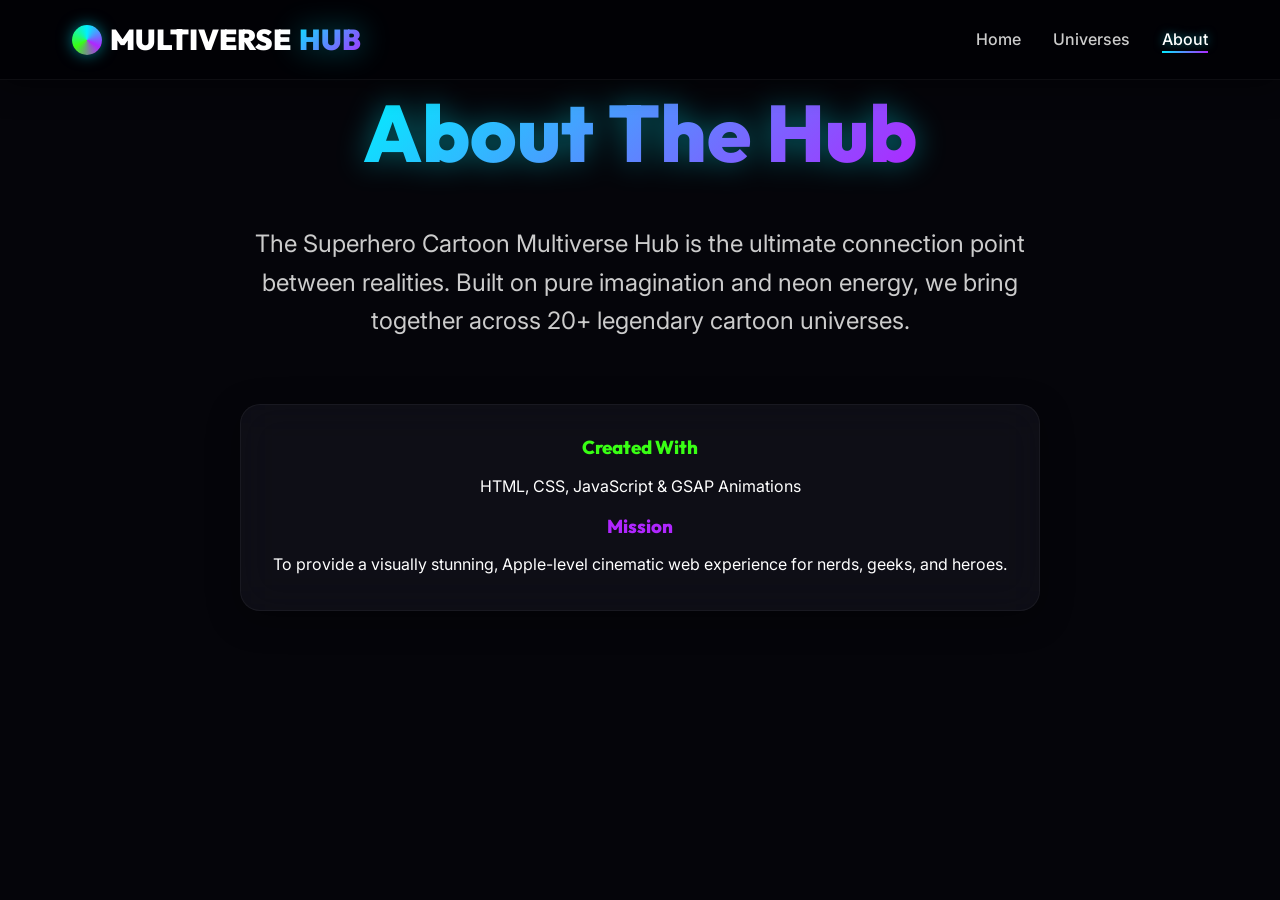
<file: ominiverse/about.html>
<!DOCTYPE html>
<html lang="en">
<head>
    <meta charset="UTF-8">
    <meta name="viewport" content="width=device-width, initial-scale=1.0">
    <title>About - Multiverse Hub</title>
    <link rel="stylesheet" href="css/style.css">
</head>
<body>
    <nav id="navbar" class="navbar scrolled">
        <div class="container nav-container">
            <a href="index.html" class="logo">
                <div class="logo-portal"></div>
                MULTIVERSE <span class="title-glow">HUB</span>
            </a>
            <ul id="nav-links" class="nav-links">
                <li><a href="index.html">Home</a></li>
                <li><a href="hub.html">Universes</a></li>
                <li><a href="about.html" class="active">About</a></li>
            </ul>
        </div>
    </nav>
    <section class="hero" style="min-height: 80vh;">
        <div class="container fade-up" style="text-align: center;">
            <h1 class="title-glow" style="font-size: 5rem;">About The Hub</h1>
            <p style="font-size: 1.5rem; max-width: 800px; margin: 2rem auto; color: #ccc;">The Superhero Cartoon Multiverse Hub is the ultimate connection point between realities. Built on pure imagination and neon energy, we bring together across 20+ legendary cartoon universes.</p>
            <div class="glass-card" style="display:inline-block; margin-top:2rem;">
                <h3 style="color:var(--neon-green);">Created With</h3>
                <p>HTML, CSS, JavaScript & GSAP Animations</p>
                <h3 style="color:var(--neon-purple); margin-top:1rem;">Mission</h3>
                <p>To provide a visually stunning, Apple-level cinematic web experience for nerds, geeks, and heroes.</p>
            </div>
        </div>
    </section>
</body>
</html>
</file>
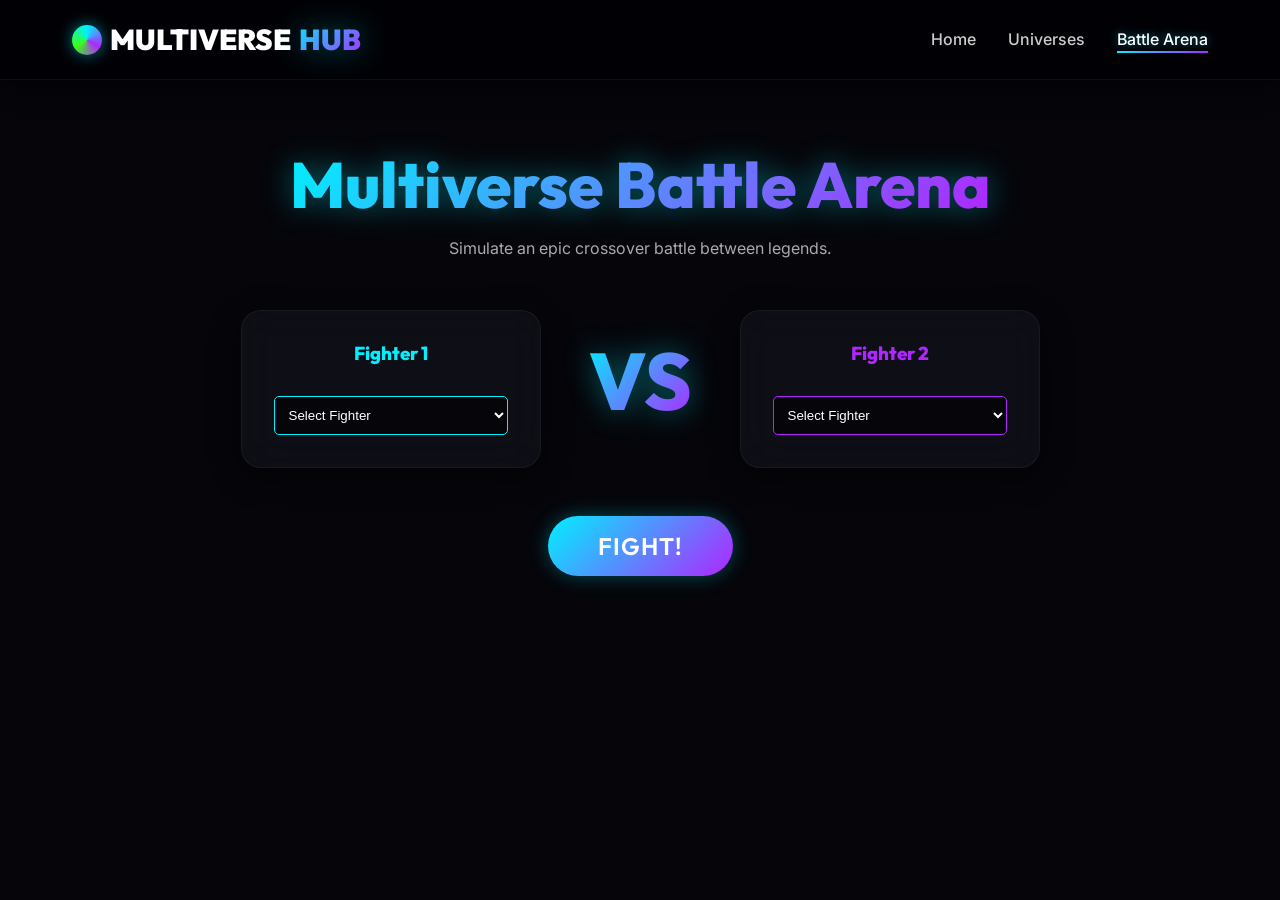
<file: ominiverse/arena.html>
<!DOCTYPE html>
<html lang="en">
<head>
    <meta charset="UTF-8">
    <meta name="viewport" content="width=device-width, initial-scale=1.0">
    <title>Battle Arena - Multiverse Hub</title>
    <link rel="stylesheet" href="css/style.css">
</head>
<body>
    <nav id="navbar" class="navbar scrolled">
        <div class="container nav-container">
            <a href="index.html" class="logo">
                <div class="logo-portal"></div>
                MULTIVERSE <span class="title-glow">HUB</span>
            </a>
            <ul id="nav-links" class="nav-links">
                <li><a href="index.html">Home</a></li>
                <li><a href="hub.html">Universes</a></li>
                <li><a href="arena.html" class="active">Battle Arena</a></li>
            </ul>
        </div>
    </nav>

    <section style="padding-top: 150px; min-height: 100vh;">
        <div class="container" style="text-align: center;">
            <h1 class="title-glow" style="font-size: 4rem;">Multiverse Battle Arena</h1>
            <p style="color: #aaa; margin-bottom: 3rem;">Simulate an epic crossover battle between legends.</p>

            <div style="display: flex; justify-content: center; align-items: center; gap: 3rem; margin-bottom: 3rem;">
                <!-- Fighter 1 -->
                <div class="glass-card" style="width: 300px;">
                    <h3 style="color: var(--neon-blue);">Fighter 1</h3>
                    <select id="fighter1" style="width: 100%; padding: 10px; margin-top: 1rem; background: var(--bg-dark); color: white; border: 1px solid var(--neon-blue); border-radius: 5px;">
                        <option value="">Select Fighter</option>
                    </select>
                </div>

                <h1 class="title-glow" style="font-size: 5rem; color: var(--neon-red);">VS</h1>

                <!-- Fighter 2 -->
                <div class="glass-card" style="width: 300px;">
                    <h3 style="color: var(--neon-purple);">Fighter 2</h3>
                    <select id="fighter2" style="width: 100%; padding: 10px; margin-top: 1rem; background: var(--bg-dark); color: white; border: 1px solid var(--neon-purple); border-radius: 5px;">
                        <option value="">Select Fighter</option>
                    </select>
                </div>
            </div>

            <button id="battleBtn" class="btn btn-primary" style="font-size: 1.5rem; padding: 15px 50px;">FIGHT!</button>

            <div id="battleResult" style="margin-top: 3rem; font-size: 2rem; display: none;" class="glass-card">
                <h2 id="winnerText" class="title-glow" style="font-size: 3rem;"></h2>
                <p id="winnerDesc" style="color: #ccc; font-size: 1.2rem; margin-top: 1rem;"></p>
            </div>
        </div>
    </section>

    <script src="js/data.js"></script>
    <script>
        document.addEventListener('DOMContentLoaded', () => {
            const f1 = document.getElementById('fighter1');
            const f2 = document.getElementById('fighter2');
            const btn = document.getElementById('battleBtn');
            const res = document.getElementById('battleResult');
            const winTxt = document.getElementById('winnerText');
            const winDesc = document.getElementById('winnerDesc');

            let allChars = [];
            Object.values(multiverseData).forEach(u => {
                u.characters.forEach(c => allChars.push({...c, universe: u.title}));
            });

            allChars.forEach(c => {
                const opt1 = new Option(`${c.name} (${c.universe})`, c.name);
                const opt2 = new Option(`${c.name} (${c.universe})`, c.name);
                f1.add(opt1); f2.add(opt2);
            });

            btn.addEventListener('click', () => {
                if(!f1.value || !f2.value) return alert("Select two fighters!");
                if(f1.value === f2.value) return alert("Select different fighters!");
                
                res.style.display = 'block';
                winTxt.textContent = "SIMULATING BATTLE...";
                winDesc.textContent = "";
                
                const c1 = allChars.find(x => x.name === f1.value);
                const c2 = allChars.find(x => x.name === f2.value);

                setTimeout(() => {
                    const power1 = c1.powers + c1.speed + Math.random()*20;
                    const power2 = c2.powers + c2.speed + Math.random()*20;
                    const winner = power1 > power2 ? c1 : c2;
                    const loser = power1 > power2 ? c2 : c1;

                    winTxt.textContent = `${winner.name} WINS!`;
                    winDesc.textContent = `Using extreme speed and power, ${winner.name} exploited ${loser.name}'s weakness (${loser.weak}) to claim victory in the multiverse arena!`;
                }, 2000);
            });
        });
    </script>
</body>
</html>
</file>
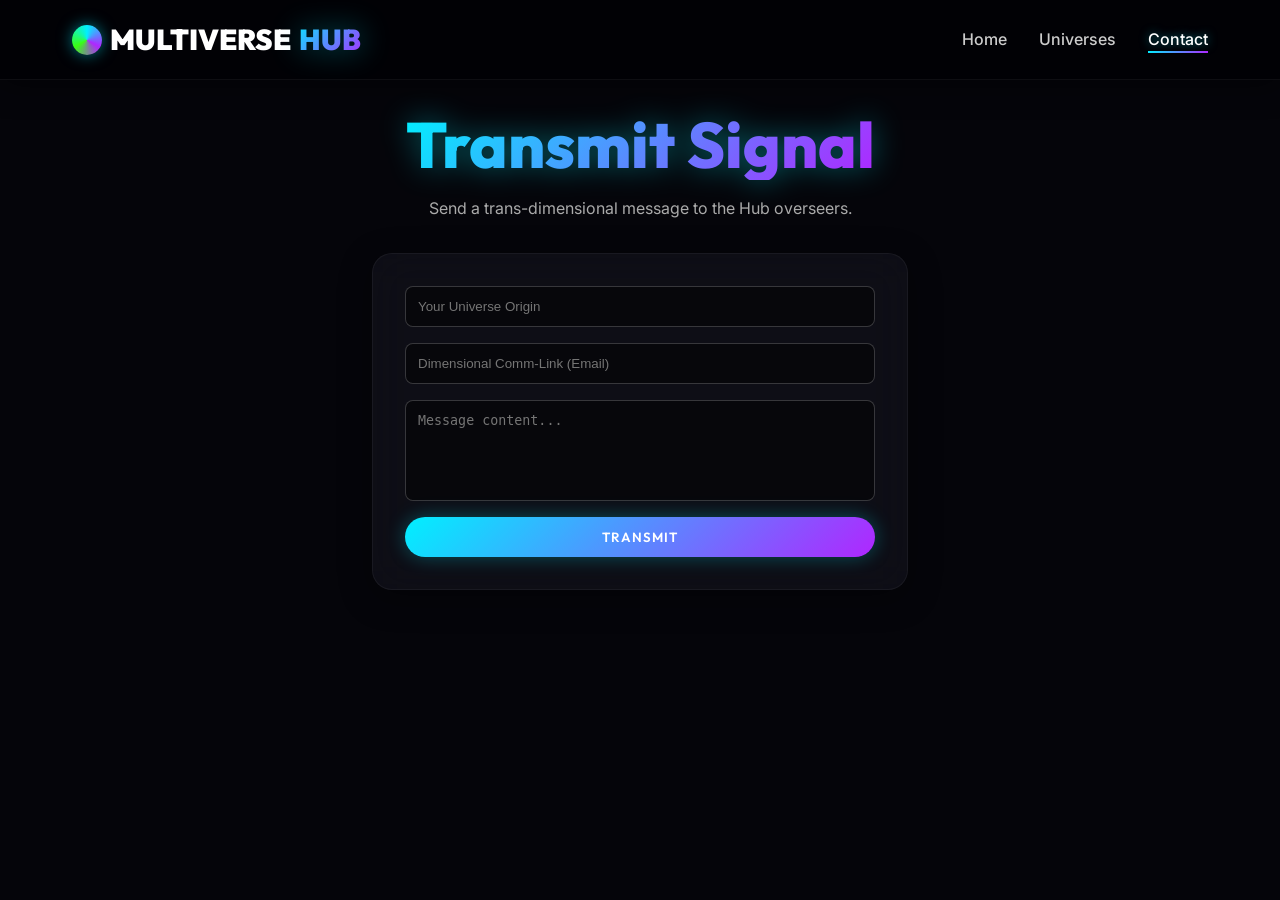
<file: ominiverse/contact.html>
<!DOCTYPE html>
<html lang="en">
<head>
    <meta charset="UTF-8">
    <meta name="viewport" content="width=device-width, initial-scale=1.0">
    <title>Contact - Multiverse Hub</title>
    <link rel="stylesheet" href="css/style.css">
</head>
<body>
    <nav id="navbar" class="navbar scrolled">
        <div class="container nav-container">
            <a href="index.html" class="logo">
                <div class="logo-portal"></div>
                MULTIVERSE <span class="title-glow">HUB</span>
            </a>
            <ul id="nav-links" class="nav-links">
                <li><a href="index.html">Home</a></li>
                <li><a href="hub.html">Universes</a></li>
                <li><a href="contact.html" class="active">Contact</a></li>
            </ul>
        </div>
    </nav>
    <section class="hero" style="min-height: 80vh; align-items: center; justify-content: center; display: flex;">
        <div class="container fade-up" style="max-width: 600px; text-align: center;">
            <h1 class="title-glow" style="font-size: 4rem;">Transmit Signal</h1>
            <p style="color: #aaa; margin-bottom: 2rem;">Send a trans-dimensional message to the Hub overseers.</p>
            <form class="glass-card" style="display: flex; flex-direction: column; gap: 1rem;">
                <input type="text" placeholder="Your Universe Origin" required style="padding: 12px; border-radius: 8px; border: 1px solid rgba(255,255,255,0.2); background: rgba(0,0,0,0.5); color: white;">
                <input type="email" placeholder="Dimensional Comm-Link (Email)" required style="padding: 12px; border-radius: 8px; border: 1px solid rgba(255,255,255,0.2); background: rgba(0,0,0,0.5); color: white;">
                <textarea rows="5" placeholder="Message content..." required style="padding: 12px; border-radius: 8px; border: 1px solid rgba(255,255,255,0.2); background: rgba(0,0,0,0.5); color: white; resize: none;"></textarea>
                <button class="btn btn-primary">Transmit</button>
            </form>
        </div>
    </section>
</body>
</html>
</file>
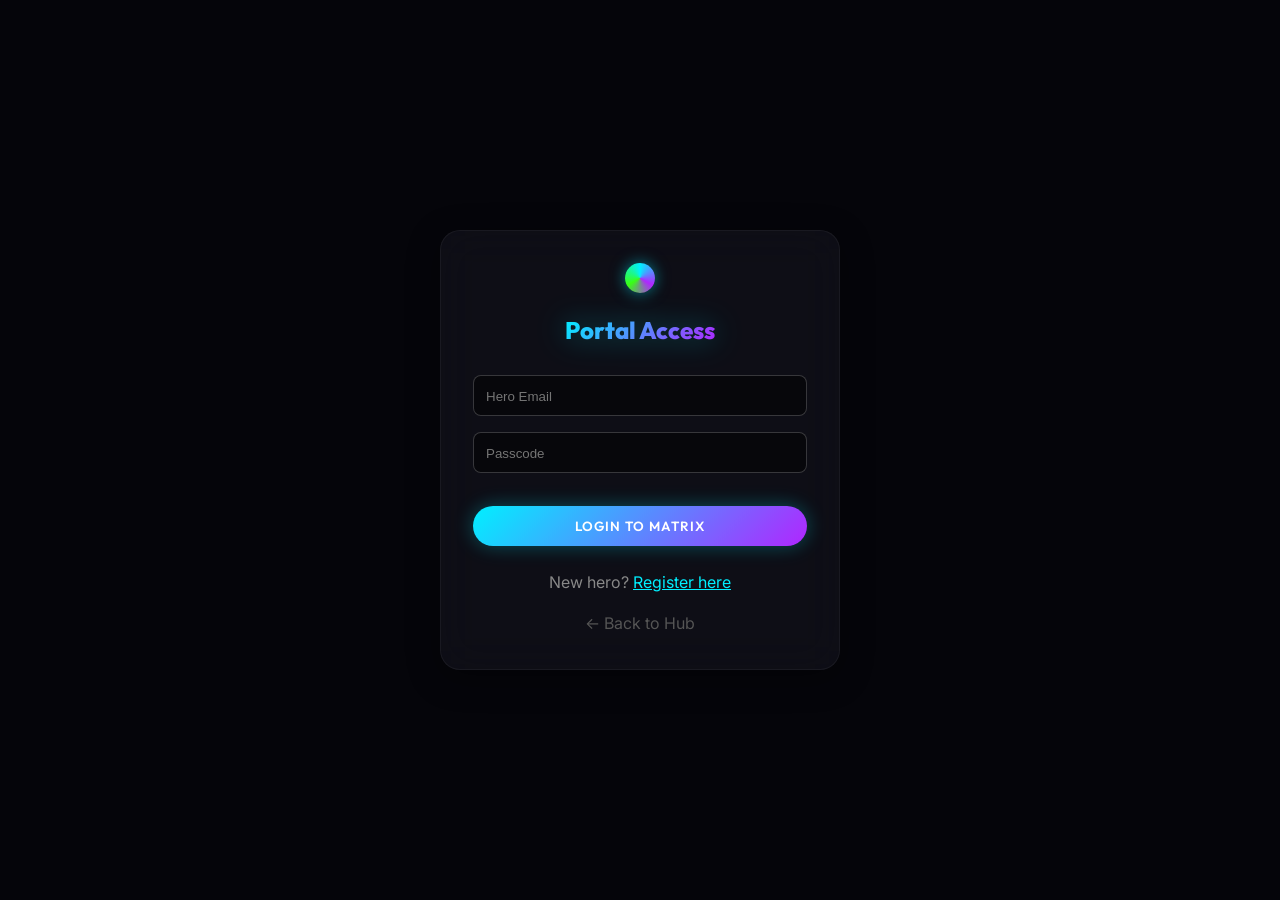
<file: ominiverse/login.html>
<!DOCTYPE html>
<html lang="en">
<head>
    <meta charset="UTF-8">
    <meta name="viewport" content="width=device-width, initial-scale=1.0">
    <title>Login - Multiverse Hub</title>
    <link rel="stylesheet" href="css/style.css">
</head>
<body style="display: flex; align-items: center; justify-content: center; min-height: 100vh;">
    
    <div class="glass-card fade-up" style="width: 100%; max-width: 400px; text-align: center;">
        <div class="logo-portal" style="margin: 0 auto 1.5rem auto;"></div>
        <h2 class="title-glow" style="margin-bottom: 2rem;">Portal Access</h2>
        <form action="profile.html">
            <input type="email" placeholder="Hero Email" required style="width: 100%; padding: 12px; margin-bottom: 1rem; background: rgba(0,0,0,0.5); border: 1px solid rgba(255,255,255,0.2); color: white; border-radius: 8px;">
            <input type="password" placeholder="Passcode" required style="width: 100%; padding: 12px; margin-bottom: 2rem; background: rgba(0,0,0,0.5); border: 1px solid rgba(255,255,255,0.2); color: white; border-radius: 8px;">
            <button type="submit" class="btn btn-primary" style="width: 100%;">Login to Matrix</button>
        </form>
        <p style="margin-top: 1.5rem; color: #888;">New hero? <a href="signup.html" style="color: var(--neon-blue);">Register here</a></p>
        <a href="index.html" style="display: block; margin-top: 1rem; color: #555; text-decoration: none;">← Back to Hub</a>
    </div>

    <script src="js/main.js"></script>
</body>
</html>
</file>
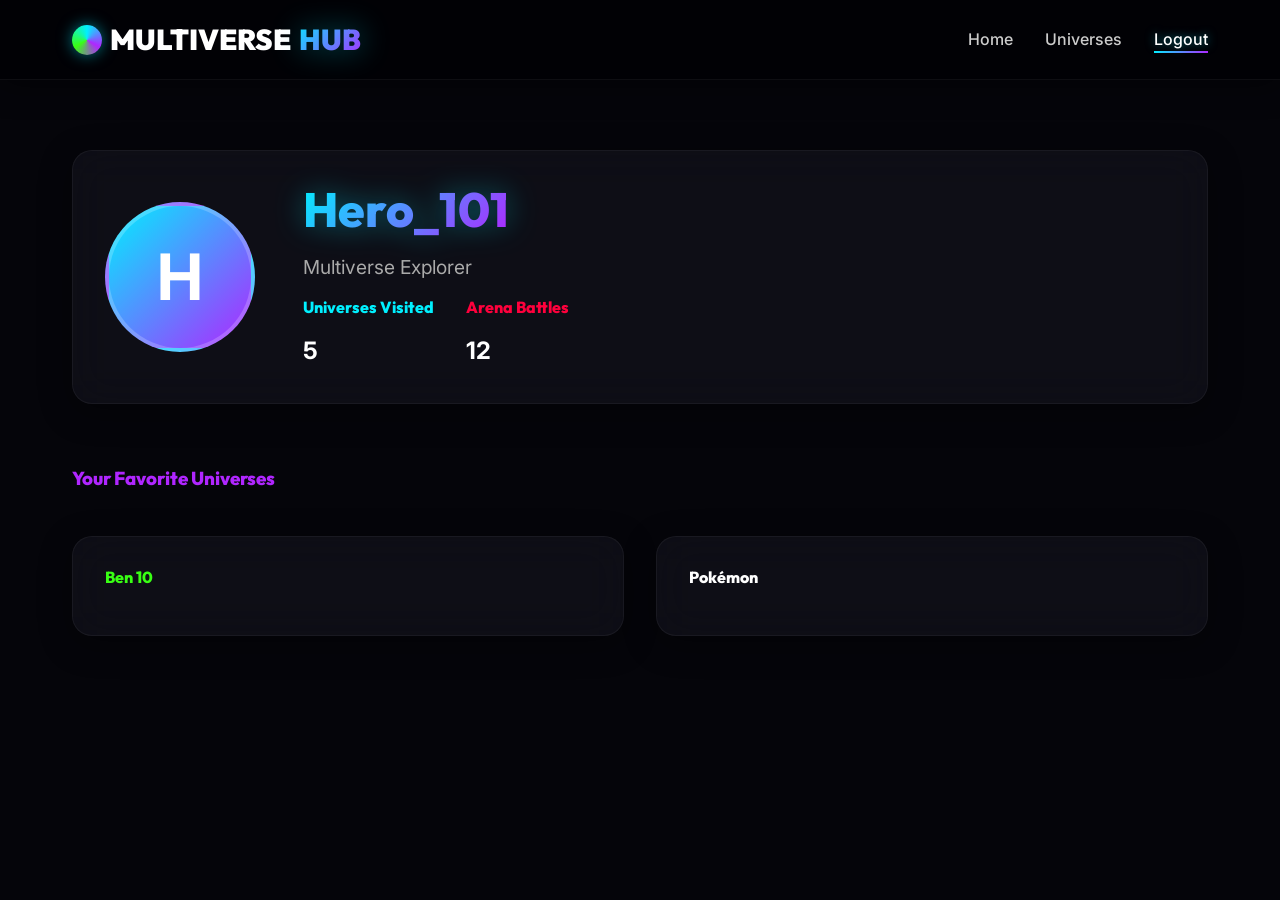
<file: ominiverse/profile.html>
<!DOCTYPE html>
<html lang="en">
<head>
    <meta charset="UTF-8">
    <meta name="viewport" content="width=device-width, initial-scale=1.0">
    <title>Profile - Multiverse Hub</title>
    <link rel="stylesheet" href="css/style.css">
</head>
<body>
    <nav id="navbar" class="navbar scrolled">
        <div class="container nav-container">
            <a href="index.html" class="logo">
                <div class="logo-portal"></div>
                MULTIVERSE <span class="title-glow">HUB</span>
            </a>
            <ul id="nav-links" class="nav-links">
                <li><a href="index.html">Home</a></li>
                <li><a href="hub.html">Universes</a></li>
                <li><a href="login.html" class="active">Logout</a></li>
            </ul>
        </div>
    </nav>

    <section style="padding-top: 150px;">
        <div class="container fade-up">
            <div class="glass-card" style="display: flex; gap: 3rem; align-items: center;">
                <div style="width: 150px; height: 150px; border-radius: 50%; background: var(--grad-primary); display: flex; align-items: center; justify-content: center; font-size: 4rem; font-weight: bold; border: 4px solid rgba(255,255,255,0.2);">
                    H
                </div>
                <div>
                    <h2 class="title-glow" style="font-size: 3rem;">Hero_101</h2>
                    <p style="color: #aaa; font-size: 1.2rem;">Multiverse Explorer</p>
                    <div style="margin-top: 1rem; display: flex; gap: 2rem;">
                        <div>
                            <h4 style="color: var(--neon-blue);">Universes Visited</h4>
                            <p style="font-size: 1.5rem; font-weight: bold;">5</p>
                        </div>
                        <div>
                            <h4 style="color: var(--neon-red);">Arena Battles</h4>
                            <p style="font-size: 1.5rem; font-weight: bold;">12</p>
                        </div>
                    </div>
                </div>
            </div>
            
            <h3 style="margin-top: 4rem; margin-bottom: 2rem; color: var(--neon-purple);">Your Favorite Universes</h3>
            <div class="grid-container">
                <!-- Static examples for profile -->
                <div class="glass-card">
                    <h4 style="color: var(--neon-green);">Ben 10</h4>
                </div>
                <div class="glass-card">
                    <h4 style="color: #FFDE00);">Pokémon</h4>
                </div>
            </div>
        </div>
    </section>
</body>
</html>
</file>
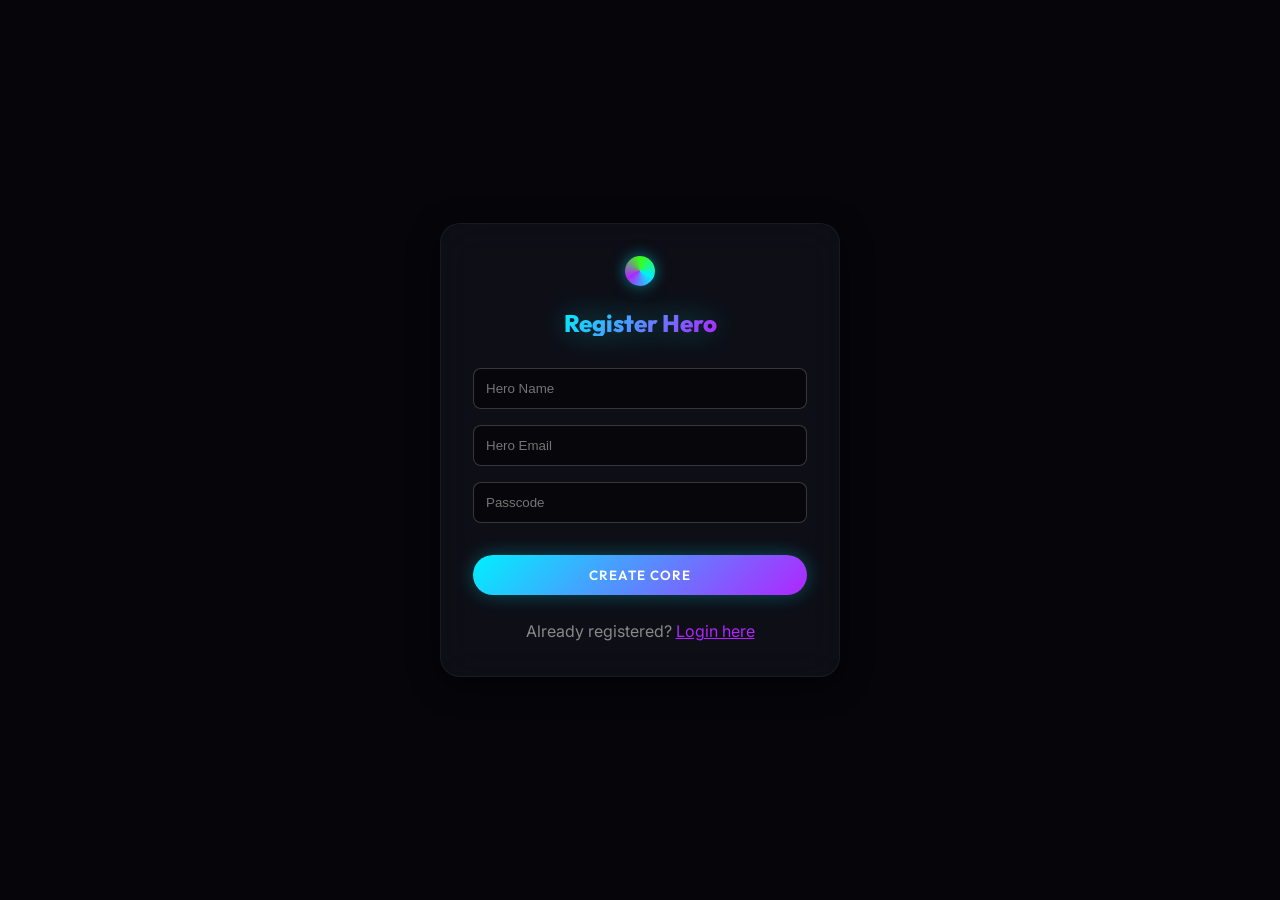
<file: ominiverse/signup.html>
<!DOCTYPE html>
<html lang="en">
<head>
    <meta charset="UTF-8">
    <meta name="viewport" content="width=device-width, initial-scale=1.0">
    <title>Sign Up - Multiverse Hub</title>
    <link rel="stylesheet" href="css/style.css">
</head>
<body style="display: flex; align-items: center; justify-content: center; min-height: 100vh;">
    <div class="glass-card fade-up" style="width: 100%; max-width: 400px; text-align: center;">
        <div class="logo-portal" style="margin: 0 auto 1.5rem auto; background: conic-gradient(from 0deg, var(--neon-green), var(--neon-blue), var(--neon-purple), var(--neon-green));"></div>
        <h2 class="title-glow" style="margin-bottom: 2rem;">Register Hero</h2>
        <form action="profile.html">
            <input type="text" placeholder="Hero Name" required style="width: 100%; padding: 12px; margin-bottom: 1rem; background: rgba(0,0,0,0.5); border: 1px solid rgba(255,255,255,0.2); color: white; border-radius: 8px;">
            <input type="email" placeholder="Hero Email" required style="width: 100%; padding: 12px; margin-bottom: 1rem; background: rgba(0,0,0,0.5); border: 1px solid rgba(255,255,255,0.2); color: white; border-radius: 8px;">
            <input type="password" placeholder="Passcode" required style="width: 100%; padding: 12px; margin-bottom: 2rem; background: rgba(0,0,0,0.5); border: 1px solid rgba(255,255,255,0.2); color: white; border-radius: 8px;">
            <button type="submit" class="btn btn-primary" style="width: 100%;">Create Core</button>
        </form>
        <p style="margin-top: 1.5rem; color: #888;">Already registered? <a href="login.html" style="color: var(--neon-purple);">Login here</a></p>
    </div>
    <script src="js/main.js"></script>
</body>
</html>
</file>
<file: ominiverse/css/style.css>
/* ==========================================================================
   SUPERHERO CARTOON MULTIVERSE HUB
   Design System & Global Styles
   ========================================================================== */

@import url('https://fonts.googleapis.com/css2?family=Outfit:wght@300;400;600;800;900&family=Inter:wght@400;500;700&display=swap');

:root {
  /* Color Palette */
  --bg-dark: #05050A;
  --bg-darker: #020205;
  --bg-card: rgba(20, 20, 30, 0.6);
  
  /* Neon Accents */
  --neon-blue: #00F0FF;
  --neon-purple: #B026FF;
  --neon-green: #39FF14;
  --neon-red: #FF003C;
  --neon-orange: #FF8A00;
  
  /* Gradients */
  --grad-primary: linear-gradient(135deg, var(--neon-blue), var(--neon-purple));
  --grad-ben10: linear-gradient(135deg, #00FF00, #003300);
  --grad-pokemon: linear-gradient(135deg, #FFDE00, #CC0000);
  
  /* Typography */
  --font-heading: 'Outfit', sans-serif;
  --font-body: 'Inter', sans-serif;

  /* Layout */
  --container-width: 1200px;
  --nav-height: 80px;

  /* Effects */
  --glass-border: 1px solid rgba(255, 255, 255, 0.05);
  --glass-shadow: 0 8px 32px 0 rgba(0, 0, 0, 0.37);
  --blur-strong: blur(20px);
}

/* ==========================================================================
   RESET & BASE
   ========================================================================== */
* {
  margin: 0;
  padding: 0;
  box-sizing: border-box;
}

html {
  scroll-behavior: smooth;
  font-size: 16px;
}

body {
  font-family: var(--font-body);
  background-color: var(--bg-dark);
  color: #FFFFFF;
  overflow-x: hidden;
  line-height: 1.6;
}

::-webkit-scrollbar {
  width: 10px;
}
::-webkit-scrollbar-track {
  background: var(--bg-darker);
}
::-webkit-scrollbar-thumb {
  background: var(--grad-primary);
  border-radius: 10px;
}

/* ==========================================================================
   TYPOGRAPHY
   ========================================================================== */
h1, h2, h3, h4, h5, h6 {
  font-family: var(--font-heading);
  font-weight: 800;
  line-height: 1.1;
  margin-bottom: 1rem;
}

.title-glow {
  background: var(--grad-primary);
  -webkit-background-clip: text;
  -webkit-text-fill-color: transparent;
  filter: drop-shadow(0 0 15px rgba(0, 240, 255, 0.4));
  display: inline-block;
}

.text-gradient {
  background: var(--grad-primary);
  -webkit-background-clip: text;
  -webkit-text-fill-color: transparent;
}

/* ==========================================================================
   UTILITIES & COMPONENTS
   ========================================================================== */
.container {
  width: 100%;
  max-width: var(--container-width);
  margin: 0 auto;
  padding: 0 2rem;
}

section {
  padding: 100px 0;
  position: relative;
  z-index: 1;
}

/* Base Cards */
.grid-container {
  display: grid;
  grid-template-columns: repeat(auto-fit, minmax(280px, 1fr));
  gap: 2rem;
  margin-top: 3rem;
}

/* Buttons */
.btn {
  display: inline-flex;
  align-items: center;
  justify-content: center;
  padding: 12px 32px;
  border-radius: 50px;
  font-family: var(--font-heading);
  font-weight: 600;
  text-transform: uppercase;
  letter-spacing: 1px;
  text-decoration: none;
  transition: all 0.3s ease;
  cursor: pointer;
  position: relative;
  overflow: hidden;
  border: none;
  z-index: 1;
}

.btn-primary {
  background: var(--grad-primary);
  color: white;
  box-shadow: 0 0 20px rgba(0, 240, 255, 0.3);
}

.btn-primary::before {
  content: '';
  position: absolute;
  top: 0; left: -100%;
  width: 100%; height: 100%;
  background: linear-gradient(90deg, transparent, rgba(255,255,255,0.2), transparent);
  transition: all 0.5s ease;
  z-index: -1;
}

.btn-primary:hover::before {
  left: 100%;
}

.btn-primary:hover {
  transform: translateY(-3px) scale(1.02);
  box-shadow: 0 10px 30px rgba(176, 38, 255, 0.5);
}

.btn-outline {
  background: transparent;
  color: white;
  border: 1px solid var(--neon-blue);
  box-shadow: 0 0 10px rgba(0, 240, 255, 0.1) inset;
}

.btn-outline:hover {
  background: rgba(0, 240, 255, 0.1);
  box-shadow: 0 0 20px rgba(0, 240, 255, 0.4) inset, 0 0 20px rgba(0, 240, 255, 0.4);
  transform: translateY(-2px);
}

/* Glass Cards */
.glass-card {
  background: var(--bg-card);
  backdrop-filter: var(--blur-strong);
  -webkit-backdrop-filter: var(--blur-strong);
  border: var(--glass-border);
  border-radius: 20px;
  padding: 2rem;
  box-shadow: var(--glass-shadow);
  transition: transform 0.4s ease, border-color 0.4s ease, box-shadow 0.4s ease;
  text-decoration: none;
  color: white;
  display: block;
}

.glass-card:hover {
  transform: translateY(-10px);
  border-color: rgba(0, 240, 255, 0.3);
  box-shadow: 0 20px 40px rgba(0, 0, 0, 0.5), 0 0 30px rgba(0, 240, 255, 0.1);
}

.universe-card-img {
  width: 100%;
  height: 200px;
  object-fit: cover;
  border-radius: 12px;
  margin-bottom: 1rem;
  transition: transform 0.4s ease;
}

.glass-card:hover .universe-card-img {
  transform: scale(1.05);
}

/* ==========================================================================
   NAVIGATION
   ========================================================================== */
.navbar {
  position: fixed;
  top: 0; left: 0; right: 0;
  height: var(--nav-height);
  display: flex;
  align-items: center;
  z-index: 1000;
  transition: all 0.4s ease;
  background: transparent;
}

.navbar.scrolled {
  background: rgba(2, 2, 5, 0.85);
  backdrop-filter: blur(15px);
  -webkit-backdrop-filter: blur(15px);
  border-bottom: 1px solid rgba(255,255,255,0.05);
  box-shadow: 0 4px 30px rgba(0,0,0,0.5);
}

.nav-container {
  display: flex;
  justify-content: space-between;
  align-items: center;
  width: 100%;
}

.logo {
  font-family: var(--font-heading);
  font-weight: 900;
  font-size: 1.8rem;
  text-decoration: none;
  color: white;
  display: flex;
  align-items: center;
  gap: 0.5rem;
}

.logo-portal {
  width: 30px;
  height: 30px;
  border-radius: 50%;
  background: conic-gradient(from 0deg, var(--neon-blue), var(--neon-purple), var(--neon-green), var(--neon-blue));
  animation: spin 4s linear infinite;
  box-shadow: 0 0 15px rgba(0, 240, 255, 0.5);
}

.nav-links {
  display: flex;
  gap: 2rem;
  list-style: none;
}

.nav-links a {
  color: #ccc;
  text-decoration: none;
  font-size: 1rem;
  font-weight: 500;
  transition: color 0.3s ease, text-shadow 0.3s ease;
  position: relative;
}

.nav-links a::after {
  content: '';
  position: absolute;
  width: 0;
  height: 2px;
  bottom: -4px;
  left: 0;
  background: var(--grad-primary);
  transition: width 0.3s ease;
}

.nav-links a:hover, .nav-links a.active {
  color: white;
  text-shadow: 0 0 10px rgba(0, 240, 255, 0.5);
}

.nav-links a:hover::after, .nav-links a.active::after {
  width: 100%;
}

.nav-actions {
  display: flex;
  gap: 1rem;
  align-items: center;
}

.hamburger {
  display: none;
  flex-direction: column;
  gap: 5px;
  cursor: pointer;
  z-index: 1001;
}

.hamburger span {
  width: 25px;
  height: 2px;
  background: white;
  transition: all 0.3s ease;
}

.hamburger.active span:nth-child(1) {
  transform: translateY(7px) rotate(45deg);
}
.hamburger.active span:nth-child(2) {
  opacity: 0;
}
.hamburger.active span:nth-child(3) {
  transform: translateY(-7px) rotate(-45deg);
}

@media (max-width: 768px) {
  .nav-links {
    position: fixed;
    top: 0; right: -100%;
    width: 100%; height: 100vh;
    background: rgba(2, 2, 5, 0.95);
    backdrop-filter: blur(20px);
    flex-direction: column;
    justify-content: center;
    align-items: center;
    transition: right 0.4s ease;
  }
  .nav-links.active {
    right: 0;
  }
  .hamburger {
    display: flex;
  }
}

/* ==========================================================================
   CURSOR & LOADER
   ========================================================================== */
.custom-cursor {
  position: fixed;
  top: 0; left: 0;
  width: 20px; height: 20px;
  border-radius: 50%;
  background: var(--neon-blue);
  pointer-events: none;
  mix-blend-mode: screen;
  z-index: 9999;
  transform: translate(-50%, -50%);
  box-shadow: 0 0 20px var(--neon-blue), 0 0 40px var(--neon-purple);
  transition: width 0.2s ease, height 0.2s ease, background 0.2s ease;
}

.custom-cursor.hover {
  width: 60px;
  height: 60px;
  background: transparent;
  border: 2px solid var(--neon-purple);
  box-shadow: inset 0 0 15px rgba(176, 38, 255, 0.5);
}

.loader-wrapper {
  position: fixed;
  top: 0; left: 0;
  width: 100vw; height: 100vh;
  background: var(--bg-darker);
  display: flex;
  justify-content: center;
  align-items: center;
  z-index: 10000;
  transition: opacity 0.8s ease, visibility 0.8s ease;
}

.loader-wrapper.fade-out {
  opacity: 0;
  visibility: hidden;
}

.loader-portal {
  width: 100px;
  height: 100px;
  border-radius: 50%;
  background: conic-gradient(from 0deg, transparent, var(--neon-blue), var(--neon-purple), transparent);
  animation: spin 1.5s linear infinite;
  display: flex;
  justify-content: center;
  align-items: center;
  box-shadow: 0 0 50px rgba(0, 240, 255, 0.3);
}

.loader-portal::after {
  content: '';
  width: 80px; height: 80px;
  background: var(--bg-darker);
  border-radius: 50%;
}

/* ==========================================================================
   ANIMATIONS
   ========================================================================== */
@keyframes spin {
  100% { transform: rotate(360deg); }
}

@keyframes float {
  0% { transform: translateY(0px); }
  50% { transform: translateY(-20px); }
  100% { transform: translateY(0px); }
}

@keyframes pulse-glow {
  0% { filter: drop-shadow(0 0 10px var(--neon-blue)); }
  50% { filter: drop-shadow(0 0 30px var(--neon-purple)); }
  100% { filter: drop-shadow(0 0 10px var(--neon-blue)); }
}

/* ==========================================================================
   ZIG-ZAG LAYOUT 
   ========================================================================== */
.zig-zag {
  display: flex;
  align-items: center;
  justify-content: space-between;
  gap: 4rem;
  margin-bottom: 6rem;
}

.zig-zag:nth-child(even) {
  flex-direction: row-reverse;
}

.zig-zag-content {
  flex: 1;
}

.zig-zag-image {
  flex: 1;
  position: relative;
}

.zig-zag-image img {
  width: 100%;
  border-radius: 20px;
  filter: drop-shadow(0 20px 40px rgba(0,0,0,0.5));
  transition: transform 0.5s ease;
}

.zig-zag-image::after {
  content: '';
  position: absolute;
  top: -15px; left: -15px; right: 15px; bottom: 15px;
  border: 2px solid var(--neon-purple);
  border-radius: 20px;
  z-index: -1;
  transition: all 0.5s ease;
}

.zig-zag:hover .zig-zag-image img {
  transform: scale(1.02);
}

.zig-zag:hover .zig-zag-image::after {
  top: -20px; left: -20px;
}

/* ==========================================================================
   HERO SECTION
   ========================================================================== */
.hero {
  min-height: 100vh;
  display: flex;
  align-items: center;
  position: relative;
  overflow: hidden;
  padding-top: var(--nav-height);
}

.hero-bg {
  position: absolute;
  top: 0; left: 0; width: 100%; height: 100%;
  object-fit: cover;
  z-index: -2;
  opacity: 0.5;
  filter: blur(2px) contrast(1.2);
}

.hero-overlay {
  position: absolute;
  top: 0; left: 0; width: 100%; height: 100%;
  background: linear-gradient(to bottom, rgba(5,5,10,0.1) 0%, rgba(5,5,10,1) 100%);
  z-index: -1;
}

.hero-content {
  text-align: center;
  max-width: 900px;
  margin: 0 auto;
}

.hero-content h1 {
  font-size: 5rem;
  margin-bottom: 2rem;
}

.hero-content p {
  font-size: 1.2rem;
  color: #ccc;
  margin-bottom: 2rem;
}

/* ==========================================================================
   FOOTER
   ========================================================================== */
footer {
  border-top: 1px solid rgba(255,255,255,0.05);
  padding: 3rem 0;
  text-align: center;
  background: var(--bg-darker);
}

.social-links {
  display: flex;
  justify-content: center;
  gap: 1.5rem;
  margin: 1.5rem 0;
}

.social-links a {
  color: white;
  font-size: 1.5rem;
  transition: color 0.3s ease, text-shadow 0.3s ease;
}

.social-links a:hover {
  color: var(--neon-blue);
  text-shadow: 0 0 10px var(--neon-blue);
}
</file>
